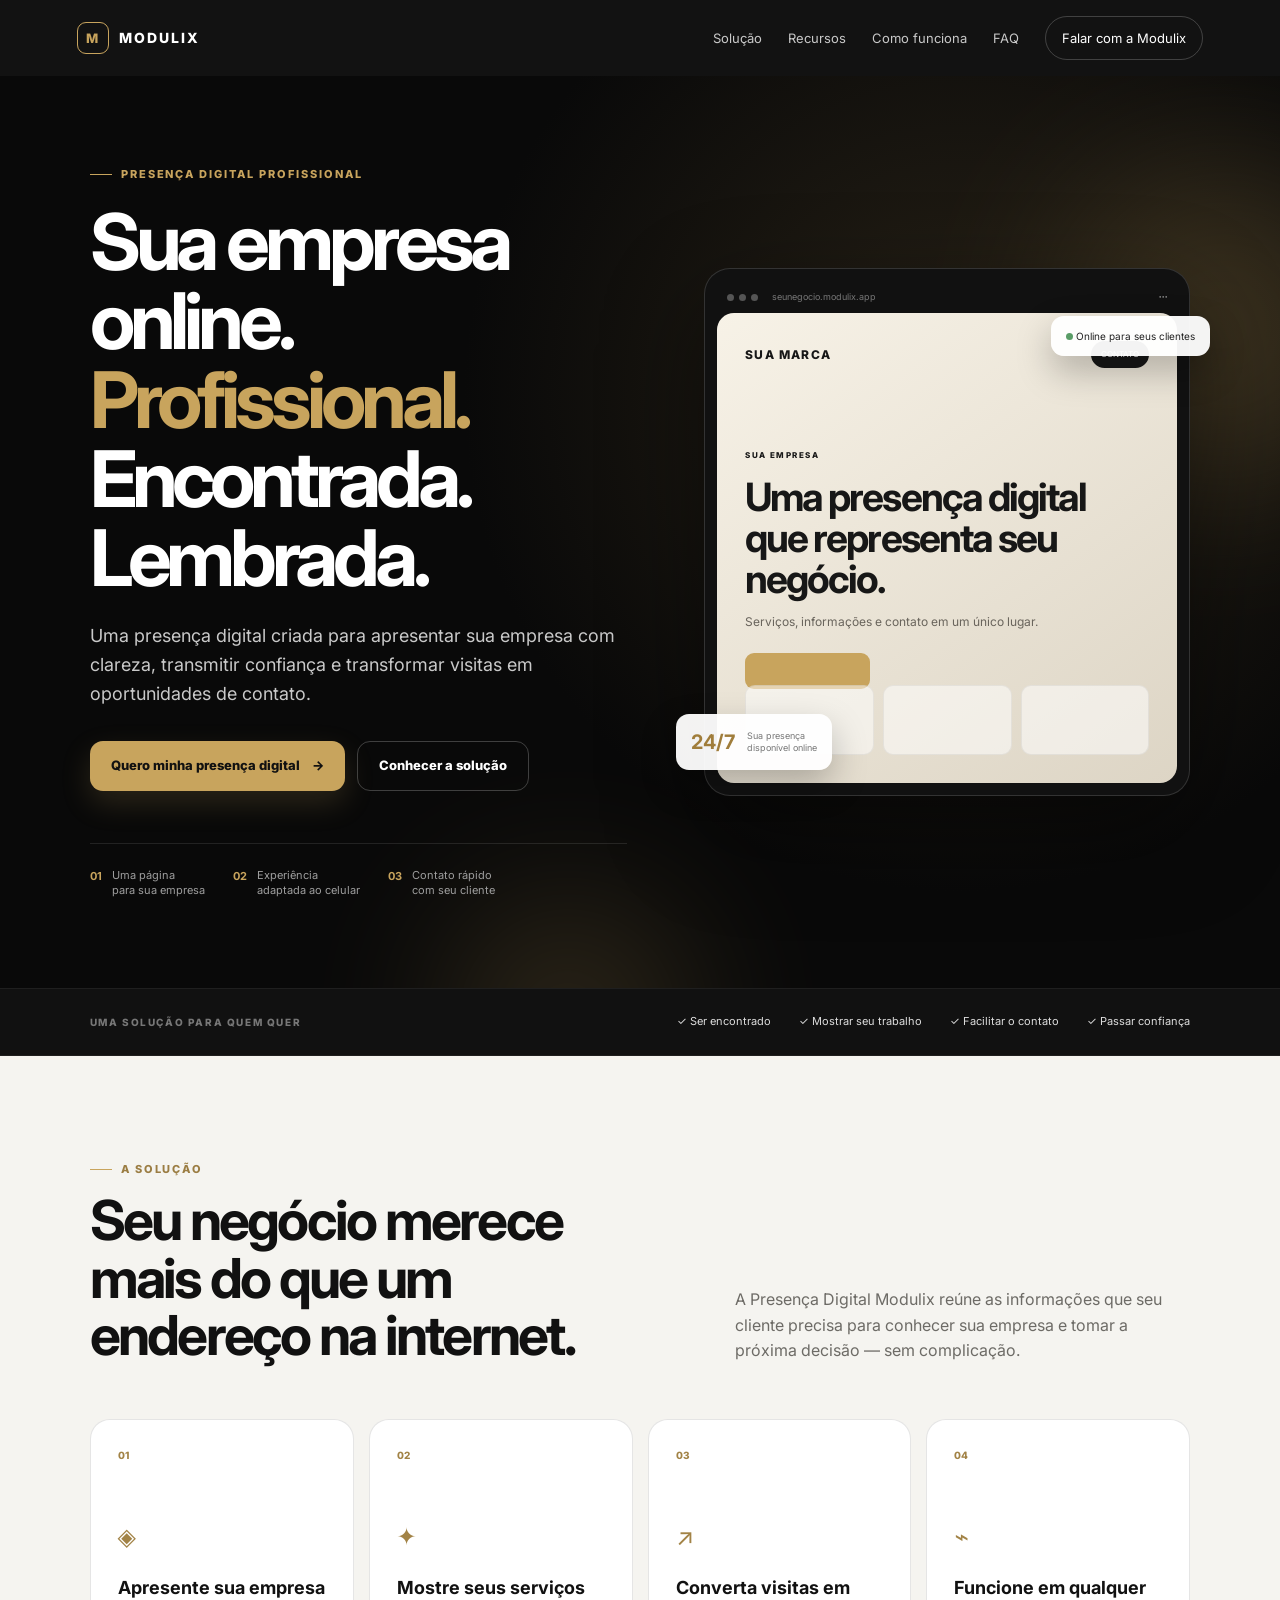
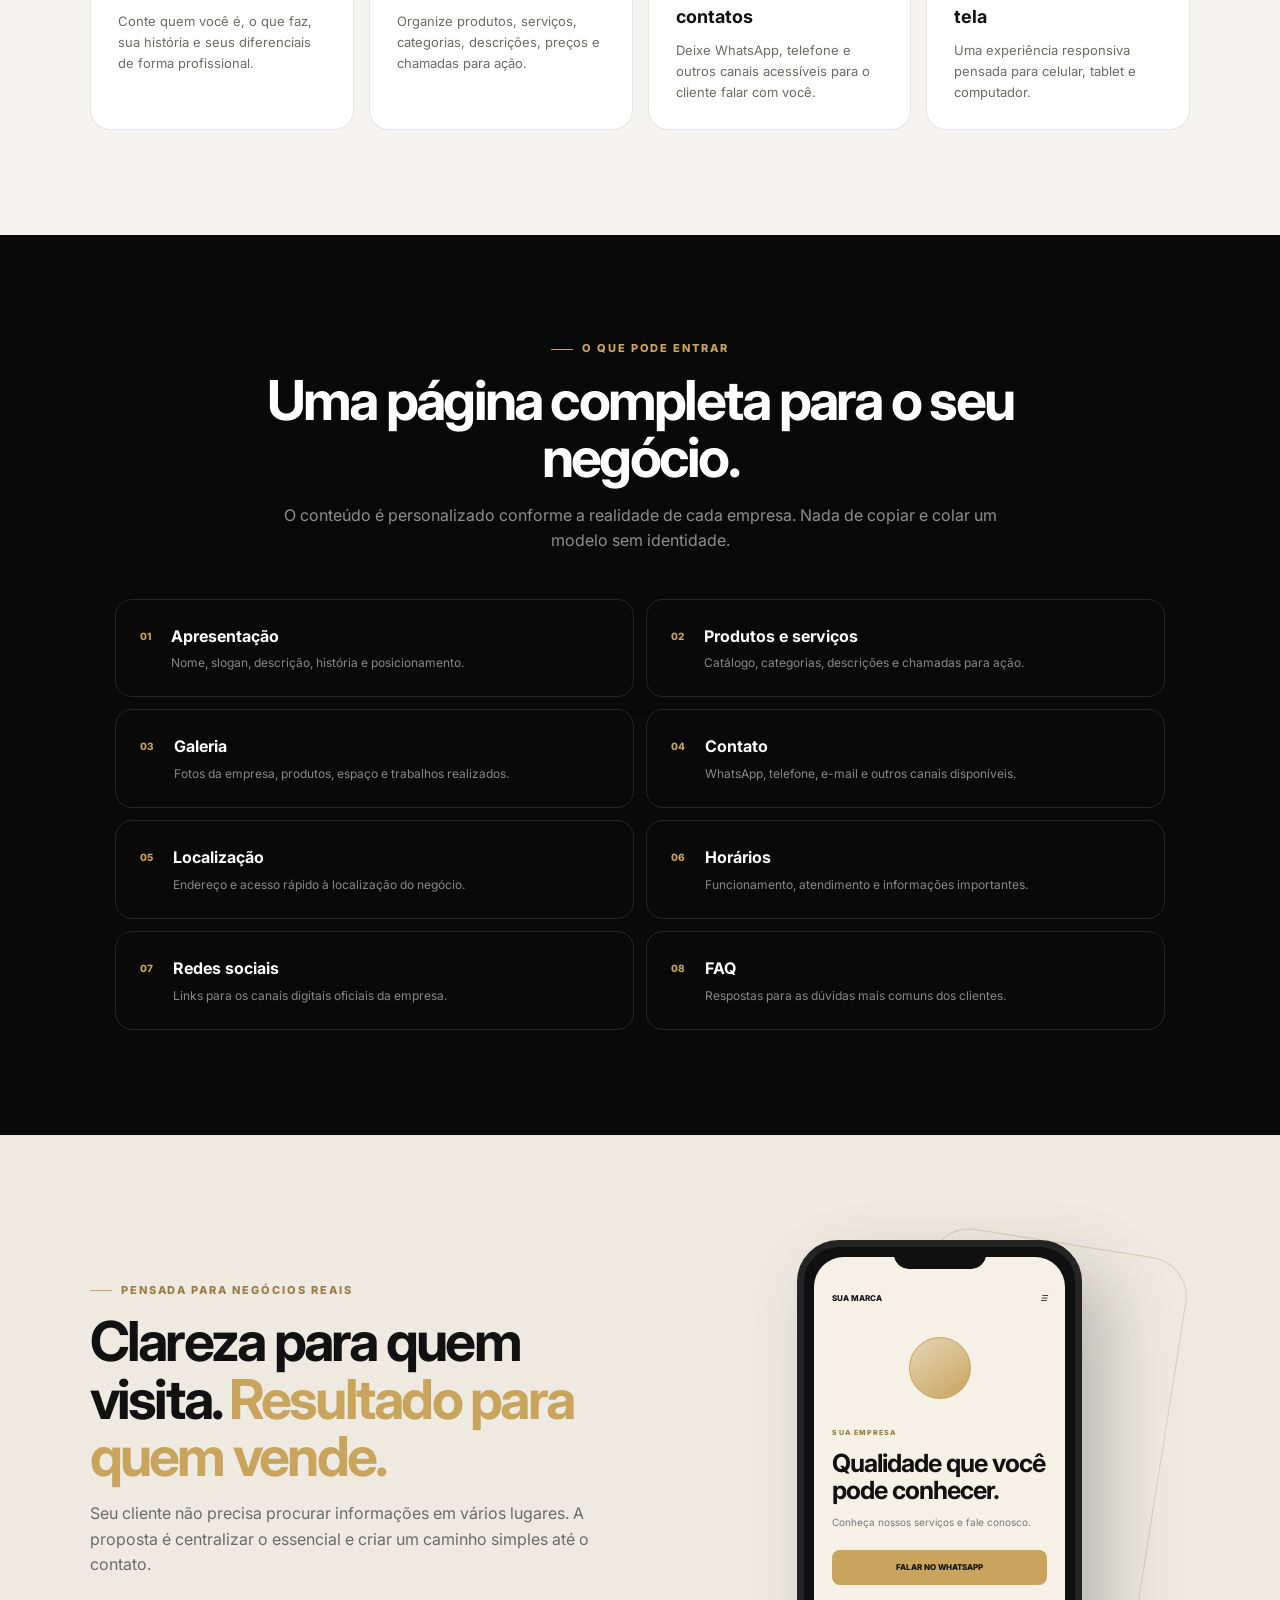
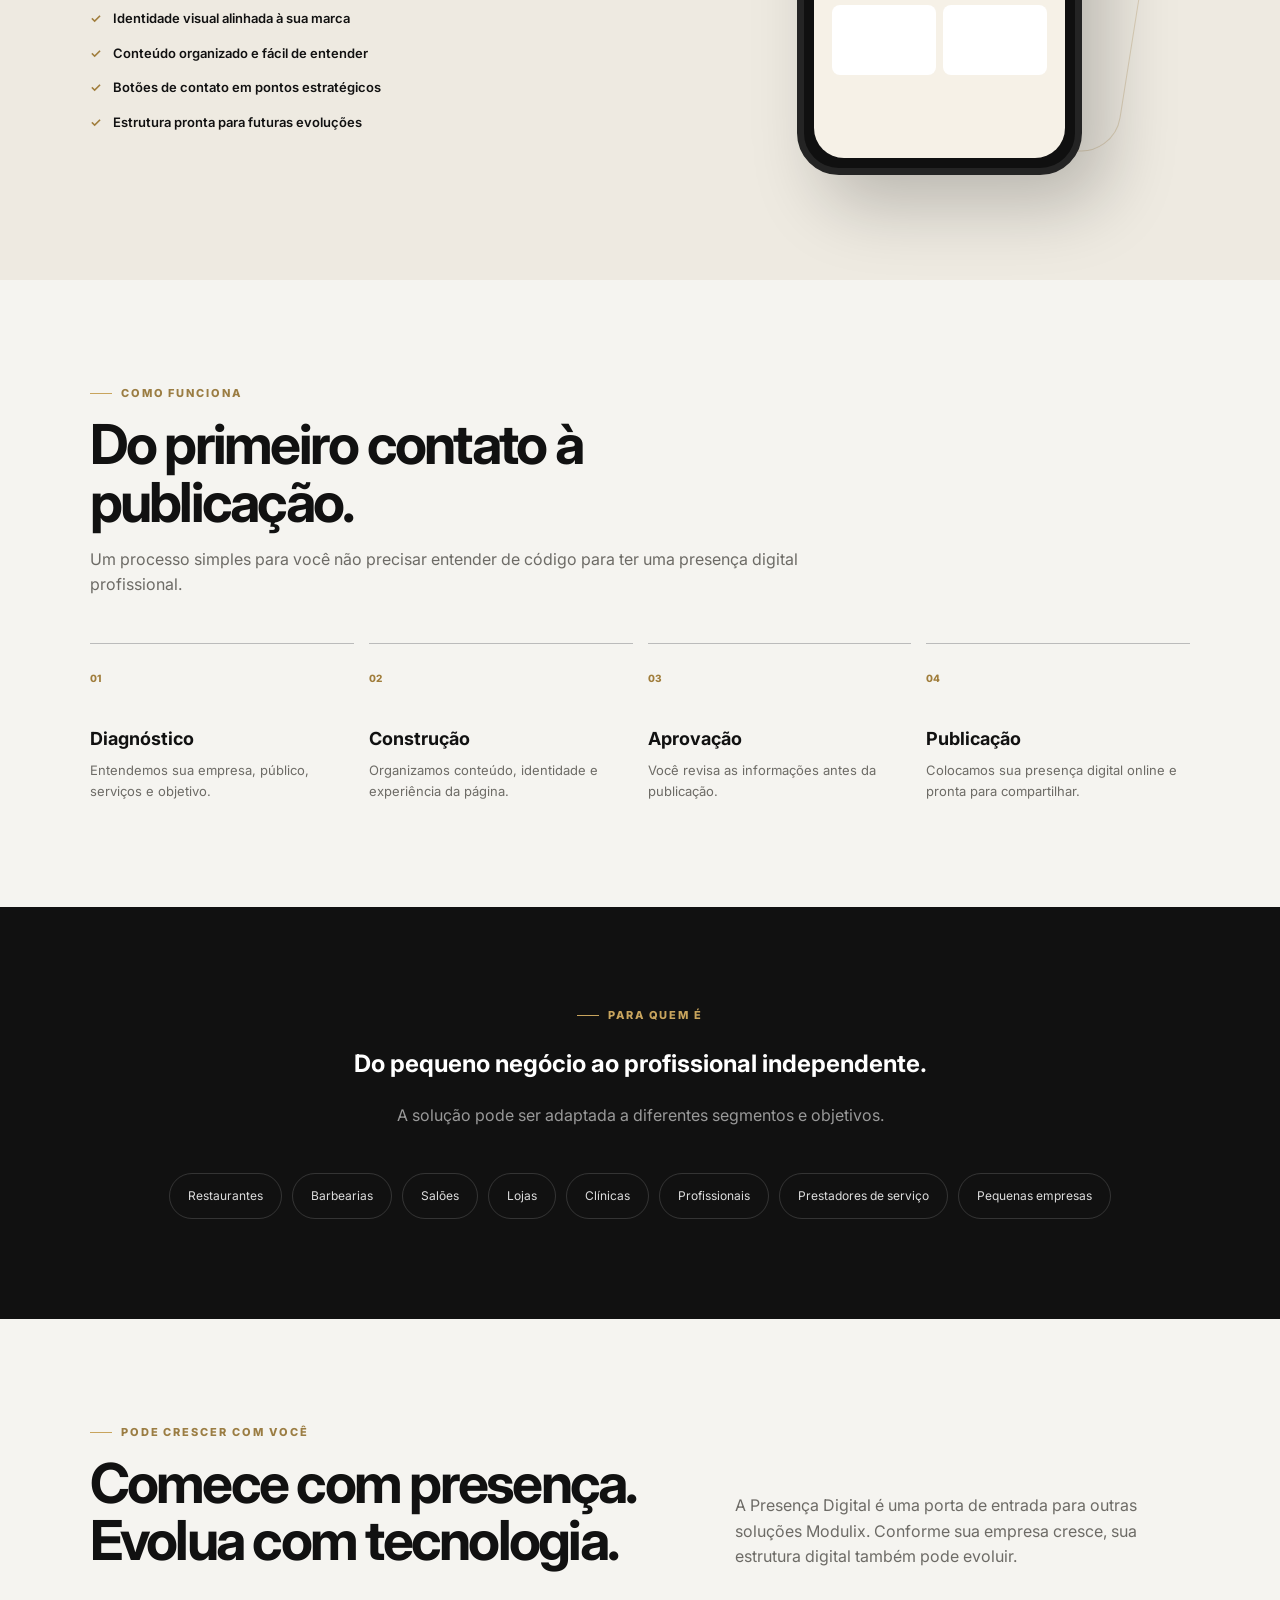
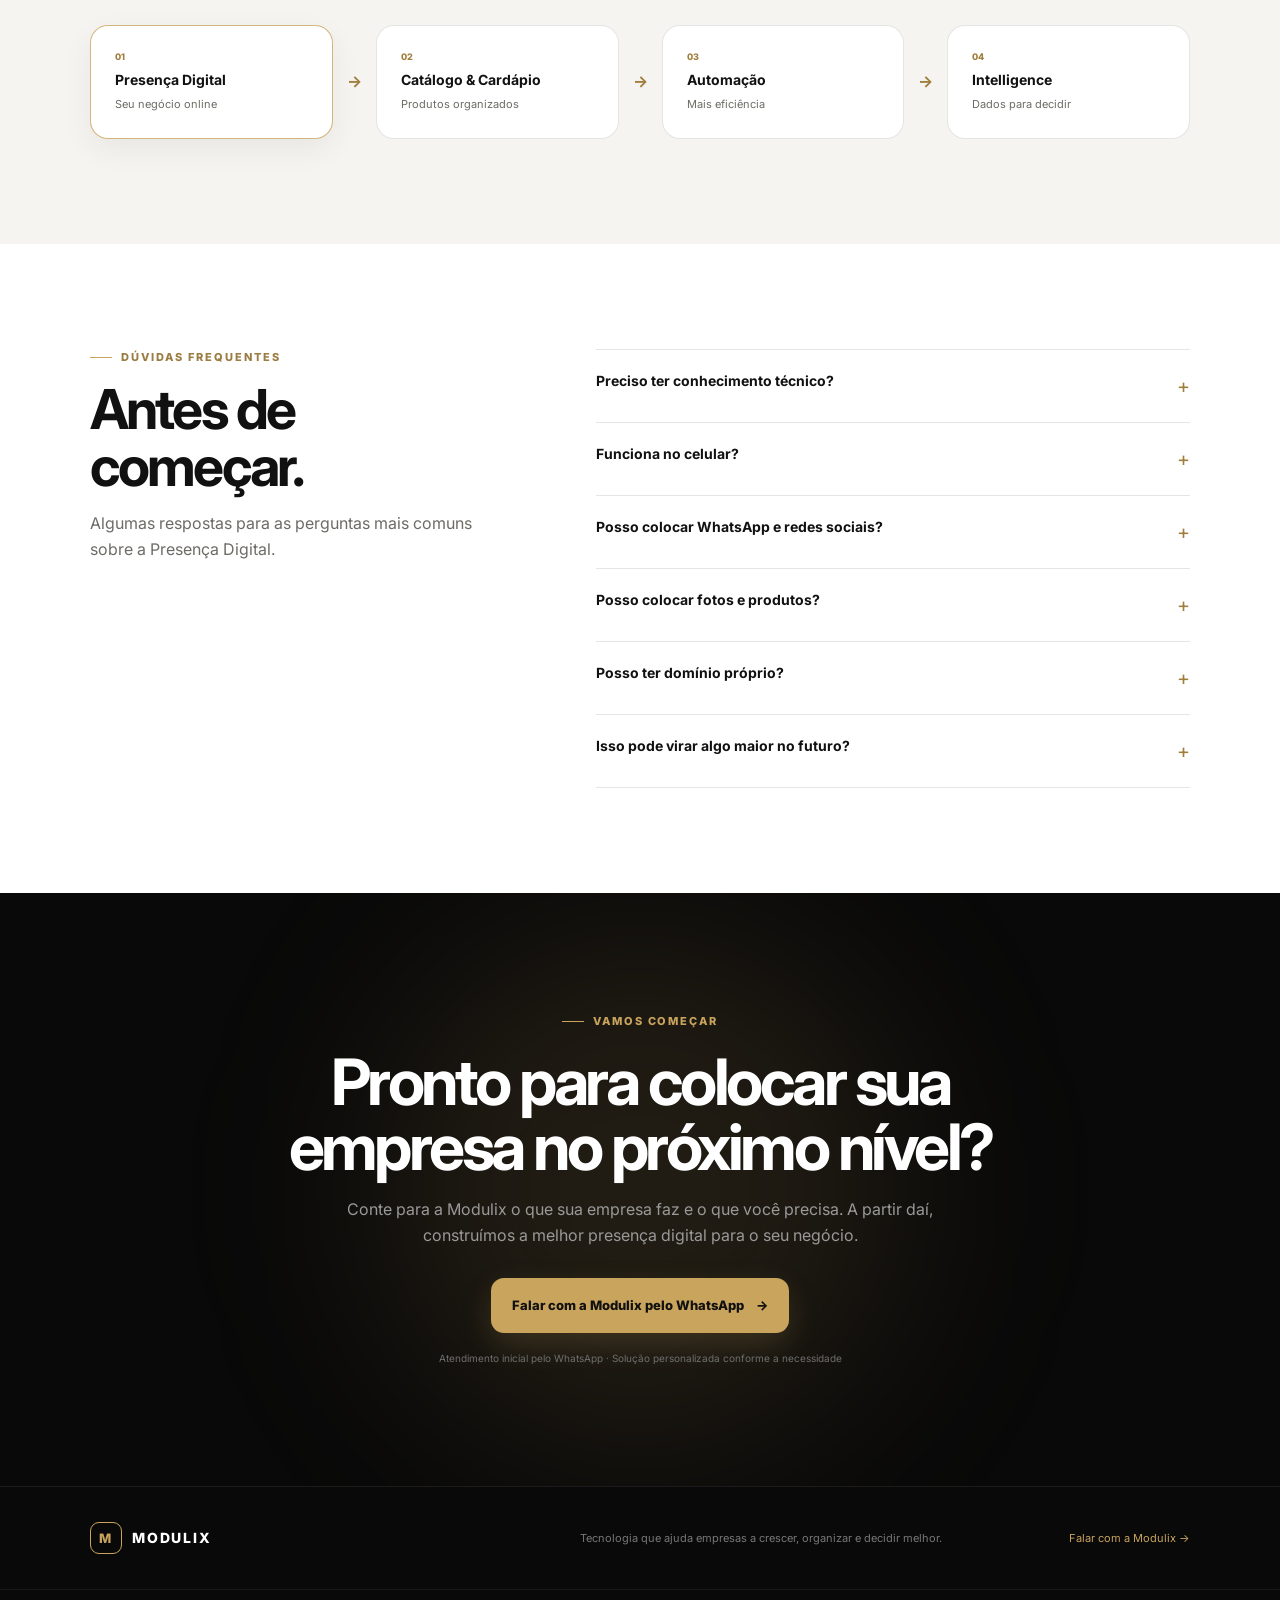
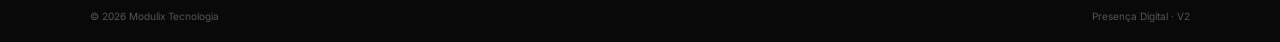
<file: index.html>
<!doctype html>
<html lang="pt-BR">
<head>
  <meta charset="UTF-8">
  <meta name="viewport" content="width=device-width, initial-scale=1.0">
  <meta name="description" content="Modulix Presença Digital: páginas profissionais para apresentar empresas, serviços e produtos e facilitar o contato com clientes.">
  <meta name="theme-color" content="#090909">
  <title>Modulix Presença Digital | Sua empresa online</title>
  <link rel="preconnect" href="https://fonts.googleapis.com">
  <link rel="preconnect" href="https://fonts.gstatic.com" crossorigin>
  <link href="https://fonts.googleapis.com/css2?family=Inter:wght@400;500;600;700;800&display=swap" rel="stylesheet">
  <link rel="stylesheet" href="styles.css">
</head>
<body>
  <header class="topbar">
    <a class="brand" href="#inicio" aria-label="Modulix Presença Digital - início">
      <span class="brand-mark">M</span><span class="brand-name">MODULIX</span>
    </a>
    <button class="menu-toggle" type="button" aria-label="Abrir menu" aria-expanded="false" aria-controls="main-nav">
      <span></span><span></span><span></span>
    </button>
    <nav class="nav" id="main-nav" aria-label="Navegação principal">
      <a href="#solucao">Solução</a><a href="#recursos">Recursos</a><a href="#processo">Como funciona</a><a href="#faq">FAQ</a>
      <a class="nav-cta" href="#contato">Falar com a Modulix</a>
    </nav>
  </header>

  <main>
    <section class="hero" id="inicio">
      <div class="hero-glow hero-glow-one"></div><div class="hero-glow hero-glow-two"></div>
      <div class="hero-content reveal">
        <div class="eyebrow"><span></span> PRESENÇA DIGITAL PROFISSIONAL</div>
        <h1>Sua empresa online. <em>Profissional.</em> Encontrada. Lembrada.</h1>
        <p class="hero-lead">Uma presença digital criada para apresentar sua empresa com clareza, transmitir confiança e transformar visitas em oportunidades de contato.</p>
        <div class="hero-actions">
          <a class="button primary" href="#contato">Quero minha presença digital <span>→</span></a>
          <a class="button ghost" href="#solucao">Conhecer a solução</a>
        </div>
        <div class="hero-proof">
          <div><strong>01</strong><span>Uma página<br>para sua empresa</span></div>
          <div><strong>02</strong><span>Experiência<br>adaptada ao celular</span></div>
          <div><strong>03</strong><span>Contato rápido<br>com seu cliente</span></div>
        </div>
      </div>
      <div class="hero-visual reveal delay-1">
        <div class="browser-window">
          <div class="browser-bar"><div class="browser-dots"><i></i><i></i><i></i></div><span>seunegocio.modulix.app</span><b>⋯</b></div>
          <div class="site-preview">
            <div class="preview-nav"><span class="preview-logo">SUA MARCA</span><span class="preview-pill">CONTATO</span></div>
            <div class="preview-copy"><small>SUA EMPRESA</small><h3>Uma presença digital que representa seu negócio.</h3><p>Serviços, informações e contato em um único lugar.</p><div class="preview-button"></div></div>
            <div class="preview-cards"><span></span><span></span><span></span></div>
          </div>
        </div>
        <div class="floating-card floating-card-top"><span class="status-dot"></span> Online para seus clientes</div>
        <div class="floating-card floating-card-bottom"><strong>24/7</strong><span>Sua presença<br>disponível online</span></div>
      </div>
    </section>

    <section class="trust-strip"><p>UMA SOLUÇÃO PARA QUEM QUER</p><div><span>✓ Ser encontrado</span><span>✓ Mostrar seu trabalho</span><span>✓ Facilitar o contato</span><span>✓ Passar confiança</span></div></section>

    <section class="section" id="solucao">
      <div class="section-intro reveal">
        <div><div class="eyebrow dark-text"><span></span> A SOLUÇÃO</div><h2>Seu negócio merece mais do que um endereço na internet.</h2></div>
        <p>A Presença Digital Modulix reúne as informações que seu cliente precisa para conhecer sua empresa e tomar a próxima decisão — sem complicação.</p>
      </div>
      <div class="benefit-grid">
        <article class="benefit-card reveal"><div class="number">01</div><div class="icon">◈</div><h3>Apresente sua empresa</h3><p>Conte quem você é, o que faz, sua história e seus diferenciais de forma profissional.</p></article>
        <article class="benefit-card reveal delay-1"><div class="number">02</div><div class="icon">✦</div><h3>Mostre seus serviços</h3><p>Organize produtos, serviços, categorias, descrições, preços e chamadas para ação.</p></article>
        <article class="benefit-card reveal delay-2"><div class="number">03</div><div class="icon">↗</div><h3>Converta visitas em contatos</h3><p>Deixe WhatsApp, telefone e outros canais acessíveis para o cliente falar com você.</p></article>
        <article class="benefit-card reveal"><div class="number">04</div><div class="icon">⌁</div><h3>Funcione em qualquer tela</h3><p>Uma experiência responsiva pensada para celular, tablet e computador.</p></article>
      </div>
    </section>

    <section class="section dark-section" id="recursos">
      <div class="section-heading centered reveal"><div class="eyebrow"><span></span> O QUE PODE ENTRAR</div><h2>Uma página completa para o seu negócio.</h2><p>O conteúdo é personalizado conforme a realidade de cada empresa. Nada de copiar e colar um modelo sem identidade.</p></div>
      <div class="resource-grid">
        <div class="resource-item reveal"><span>01</span><div><h3>Apresentação</h3><p>Nome, slogan, descrição, história e posicionamento.</p></div></div>
        <div class="resource-item reveal delay-1"><span>02</span><div><h3>Produtos e serviços</h3><p>Catálogo, categorias, descrições e chamadas para ação.</p></div></div>
        <div class="resource-item reveal delay-2"><span>03</span><div><h3>Galeria</h3><p>Fotos da empresa, produtos, espaço e trabalhos realizados.</p></div></div>
        <div class="resource-item reveal"><span>04</span><div><h3>Contato</h3><p>WhatsApp, telefone, e-mail e outros canais disponíveis.</p></div></div>
        <div class="resource-item reveal delay-1"><span>05</span><div><h3>Localização</h3><p>Endereço e acesso rápido à localização do negócio.</p></div></div>
        <div class="resource-item reveal delay-2"><span>06</span><div><h3>Horários</h3><p>Funcionamento, atendimento e informações importantes.</p></div></div>
        <div class="resource-item reveal"><span>07</span><div><h3>Redes sociais</h3><p>Links para os canais digitais oficiais da empresa.</p></div></div>
        <div class="resource-item reveal delay-1"><span>08</span><div><h3>FAQ</h3><p>Respostas para as dúvidas mais comuns dos clientes.</p></div></div>
      </div>
    </section>

    <section class="section showcase-section">
      <div class="showcase-grid">
        <div class="showcase-copy reveal"><div class="eyebrow dark-text"><span></span> PENSADA PARA NEGÓCIOS REAIS</div><h2>Clareza para quem visita. <em>Resultado para quem vende.</em></h2><p>Seu cliente não precisa procurar informações em vários lugares. A proposta é centralizar o essencial e criar um caminho simples até o contato.</p>
          <ul class="check-list"><li><span>✓</span> Identidade visual alinhada à sua marca</li><li><span>✓</span> Conteúdo organizado e fácil de entender</li><li><span>✓</span> Botões de contato em pontos estratégicos</li><li><span>✓</span> Estrutura pronta para futuras evoluções</li></ul>
        </div>
        <div class="phone-stack reveal delay-1"><div class="phone-back"></div><div class="phone"><div class="phone-notch"></div><div class="phone-screen"><div class="phone-mini-header"><span>SUA MARCA</span><i>☰</i></div><div class="phone-avatar"></div><small>SUA EMPRESA</small><h3>Qualidade que você pode conhecer.</h3><p>Conheça nossos serviços e fale conosco.</p><div class="phone-action">FALAR NO WHATSAPP</div><div class="phone-blocks"><i></i><i></i></div></div></div></div>
      </div>
    </section>

    <section class="section process-section" id="processo">
      <div class="section-heading reveal"><div class="eyebrow dark-text"><span></span> COMO FUNCIONA</div><h2>Do primeiro contato à publicação.</h2><p>Um processo simples para você não precisar entender de código para ter uma presença digital profissional.</p></div>
      <div class="process-grid">
        <article class="process-step reveal"><span>01</span><h3>Diagnóstico</h3><p>Entendemos sua empresa, público, serviços e objetivo.</p></article>
        <article class="process-step reveal delay-1"><span>02</span><h3>Construção</h3><p>Organizamos conteúdo, identidade e experiência da página.</p></article>
        <article class="process-step reveal delay-2"><span>03</span><h3>Aprovação</h3><p>Você revisa as informações antes da publicação.</p></article>
        <article class="process-step reveal"><span>04</span><h3>Publicação</h3><p>Colocamos sua presença digital online e pronta para compartilhar.</p></article>
      </div>
    </section>

    <section class="audience-section">
      <div class="section-heading centered reveal"><div class="eyebrow"><span></span> PARA QUEM É</div><h2>Do pequeno negócio ao profissional independente.</h2><p>A solução pode ser adaptada a diferentes segmentos e objetivos.</p></div>
      <div class="audience-list reveal"><span>Restaurantes</span><span>Barbearias</span><span>Salões</span><span>Lojas</span><span>Clínicas</span><span>Profissionais</span><span>Prestadores de serviço</span><span>Pequenas empresas</span></div>
    </section>

    <section class="section expansion-section">
      <div class="section-intro reveal"><div><div class="eyebrow dark-text"><span></span> PODE CRESCER COM VOCÊ</div><h2>Comece com presença. Evolua com tecnologia.</h2></div><p>A Presença Digital é uma porta de entrada para outras soluções Modulix. Conforme sua empresa cresce, sua estrutura digital também pode evoluir.</p></div>
      <div class="growth-path reveal"><div class="growth-card active"><small>01</small><strong>Presença Digital</strong><span>Seu negócio online</span></div><b>→</b><div class="growth-card"><small>02</small><strong>Catálogo &amp; Cardápio</strong><span>Produtos organizados</span></div><b>→</b><div class="growth-card"><small>03</small><strong>Automação</strong><span>Mais eficiência</span></div><b>→</b><div class="growth-card"><small>04</small><strong>Intelligence</strong><span>Dados para decidir</span></div></div>
    </section>

    <section class="section faq-section" id="faq">
      <div class="faq-layout">
        <div class="section-heading reveal"><div class="eyebrow dark-text"><span></span> DÚVIDAS FREQUENTES</div><h2>Antes de começar.</h2><p>Algumas respostas para as perguntas mais comuns sobre a Presença Digital.</p></div>
        <div class="faq-list reveal delay-1">
          <details><summary>Preciso ter conhecimento técnico?<span>+</span></summary><p>Não. A ideia é cuidar da parte técnica enquanto você fornece as informações do seu negócio e aprova o conteúdo.</p></details>
          <details><summary>Funciona no celular?<span>+</span></summary><p>Sim. A estrutura é responsiva e foi pensada para celulares, tablets e computadores.</p></details>
          <details><summary>Posso colocar WhatsApp e redes sociais?<span>+</span></summary><p>Sim. Os canais oficiais disponíveis da sua empresa podem ser incorporados à página.</p></details>
          <details><summary>Posso colocar fotos e produtos?<span>+</span></summary><p>Sim. A página pode apresentar imagens, serviços, produtos, categorias e descrições.</p></details>
          <details><summary>Posso ter domínio próprio?<span>+</span></summary><p>Sim. O projeto pode evoluir para um domínio próprio, conforme a configuração escolhida.</p></details>
          <details><summary>Isso pode virar algo maior no futuro?<span>+</span></summary><p>Sim. A Presença Digital é planejada como uma porta de entrada para outras soluções digitais da Modulix.</p></details>
        </div>
      </div>
    </section>

    <section class="cta-section" id="contato">
      <div class="cta-glow"></div><div class="cta-content reveal">
        <div class="eyebrow"><span></span> VAMOS COMEÇAR</div>
        <h2>Pronto para colocar sua empresa no próximo nível?</h2>
        <p>Conte para a Modulix o que sua empresa faz e o que você precisa. A partir daí, construímos a melhor presença digital para o seu negócio.</p>
        <a class="button primary large-button" href="https://wa.me/5535991995490?text=Olá%20Modulix!%20Quero%20conhecer%20a%20Presença%20Digital." target="_blank" rel="noopener noreferrer">Falar com a Modulix pelo WhatsApp <span>→</span></a>
        <small>Atendimento inicial pelo WhatsApp · Solução personalizada conforme a necessidade</small>
      </div>
    </section>
  </main>

  <footer>
    <div class="footer-main"><a class="brand" href="#inicio" aria-label="Voltar ao início"><span class="brand-mark">M</span><span class="brand-name">MODULIX</span></a><p>Tecnologia que ajuda empresas a crescer, organizar e decidir melhor.</p><a class="footer-link" href="#contato">Falar com a Modulix →</a></div>
    <div class="footer-bottom"><span>© <span id="current-year">2026</span> Modulix Tecnologia</span><span>Presença Digital · V2</span></div>
  </footer>
  <script src="script.js"></script>
</body>
</html>
</file>
<file: styles.css>
*{box-sizing:border-box}
html{scroll-behavior:smooth}
body{margin:0;font-family:Inter,system-ui,sans-serif;color:#111;background:#f5f4f0;line-height:1.6}
a{color:inherit;text-decoration:none}

:root{
  --black:#090909;
  --gold:#c8a45d;
  --gold2:#ead7a8;
  --cream:#f5f4f0;
  --muted:#6d6b66;
  --line:rgba(0,0,0,.1);
  --radius:24px
}

.topbar{
  height:76px;
  padding:0 6%;
  display:flex;
  align-items:center;
  justify-content:space-between;
  background:rgba(9,9,9,.96);
  color:#fff;
  position:sticky;
  top:0;
  z-index:50;
  backdrop-filter:blur(14px)
}

.brand{
  display:flex;
  align-items:center;
  gap:10px;
  font-weight:800;
  letter-spacing:.14em;
  font-size:14px
}

.brand-mark{
  width:32px;
  height:32px;
  display:grid;
  place-items:center;
  border:1px solid var(--gold);
  color:var(--gold);
  border-radius:9px;
  font-size:13px
}

.nav{
  display:flex;
  align-items:center;
  gap:26px;
  font-size:13px;
  color:#c9c9c9
}

.nav a{transition:.2s}
.nav a:hover{color:#fff}

.nav-cta{
  padding:11px 16px;
  border:1px solid rgba(255,255,255,.2);
  border-radius:999px;
  color:#fff
}

.menu-toggle{
  display:none;
  background:none;
  border:0
}

.hero{
  min-height:calc(100vh - 76px);
  padding:7% 7%;
  display:grid;
  grid-template-columns:1.05fr .95fr;
  gap:7%;
  align-items:center;
  background:radial-gradient(circle at 75% 35%,#272116 0,#090909 44%);
  color:#fff;
  position:relative;
  overflow:hidden
}

.hero-glow{
  position:absolute;
  border-radius:50%;
  filter:blur(80px);
  opacity:.2;
  background:var(--gold);
  pointer-events:none
}

.hero-glow-one{
  width:320px;
  height:320px;
  right:-100px;
  top:10%
}

.hero-glow-two{
  width:240px;
  height:240px;
  left:35%;
  bottom:-150px
}

.hero-content,.hero-visual{
  position:relative;
  z-index:1
}

.eyebrow{
  color:var(--gold);
  font-size:11px;
  font-weight:800;
  letter-spacing:.18em;
  display:flex;
  align-items:center;
  gap:9px
}

.eyebrow span{
  display:inline-block;
  width:22px;
  height:1px;
  background:var(--gold)
}

.dark-text{color:#9b7d43}

h1{
  font-size:clamp(46px,6.1vw,82px);
  line-height:1.01;
  letter-spacing:-.065em;
  margin:20px 0 25px;
  max-width:850px
}

h1 em,h2 em{
  color:var(--gold);
  font-style:normal
}

.hero-lead{
  max-width:650px;
  color:#c9c9c9;
  font-size:18px
}

.hero-actions{
  display:flex;
  gap:12px;
  flex-wrap:wrap;
  margin-top:32px
}

.button{
  display:inline-flex;
  align-items:center;
  justify-content:center;
  gap:12px;
  min-height:50px;
  padding:0 21px;
  border-radius:13px;
  font-weight:800;
  font-size:13px;
  transition:.25s
}

.button:hover{transform:translateY(-3px)}

.primary{
  background:var(--gold);
  color:#111;
  box-shadow:0 12px 30px rgba(200,164,93,.18)
}

.ghost{
  border:1px solid rgba(255,255,255,.22);
  color:#fff
}

.hero-proof{
  display:flex;
  gap:28px;
  margin-top:52px;
  padding-top:24px;
  border-top:1px solid rgba(255,255,255,.1)
}

.hero-proof div{
  display:flex;
  gap:10px;
  align-items:flex-start
}

.hero-proof strong{
  color:var(--gold);
  font-size:11px
}

.hero-proof span{
  font-size:11px;
  color:#9e9e9e;
  line-height:1.4
}

.hero-visual{
  max-width:650px;
  justify-self:end;
  width:100%
}

.browser-window{
  border:1px solid rgba(255,255,255,.14);
  border-radius:26px;
  background:#111;
  box-shadow:0 35px 100px rgba(0,0,0,.45);
  padding:12px
}

.browser-bar{
  height:32px;
  display:flex;
  align-items:center;
  gap:14px;
  padding:0 10px;
  color:#777;
  font-size:9px
}

.browser-bar>b{margin-left:auto}

.browser-dots{
  display:flex;
  gap:5px
}

.browser-dots i{
  width:7px;
  height:7px;
  border-radius:50%;
  background:#555
}

.site-preview{
  min-height:470px;
  border-radius:17px;
  background:linear-gradient(145deg,#f7f2e7,#ddd5c5);
  color:#171717;
  padding:28px;
  overflow:hidden;
  position:relative
}

.preview-nav{
  display:flex;
  justify-content:space-between;
  align-items:center
}

.preview-logo{
  font-size:12px;
  font-weight:800;
  letter-spacing:.1em
}

.preview-pill{
  font-size:8px;
  padding:7px 10px;
  border-radius:999px;
  background:#171717;
  color:#fff
}

.preview-copy{
  max-width:430px;
  margin-top:72px
}

.preview-copy small{
  font-size:8px;
  font-weight:800;
  letter-spacing:.18em
}

.preview-copy h3{
  font-size:39px;
  line-height:1.05;
  letter-spacing:-.05em;
  margin:12px 0
}

.preview-copy p{
  font-size:12px;
  color:#69645c
}

.preview-button{
  width:125px;
  height:36px;
  background:var(--gold);
  border-radius:9px;
  margin-top:22px
}

.preview-cards{
  display:grid;
  grid-template-columns:repeat(3,1fr);
  gap:9px;
  position:absolute;
  left:28px;
  right:28px;
  bottom:28px
}

.preview-cards span{
  height:70px;
  border-radius:10px;
  background:rgba(255,255,255,.52);
  border:1px solid rgba(0,0,0,.06)
}

.floating-card{
  position:absolute;
  background:rgba(255,255,255,.95);
  color:#222;
  border-radius:13px;
  padding:12px 15px;
  box-shadow:0 15px 35px rgba(0,0,0,.25);
  font-size:10px
}

.floating-card-top{
  top:9%;
  right:-20px
}

.floating-card-bottom{
  bottom:5%;
  left:-28px;
  display:flex;
  gap:12px;
  align-items:center
}

.floating-card-bottom strong{
  font-size:20px;
  color:#a07d3b
}

.floating-card-bottom span{
  font-size:9px;
  color:#777;
  line-height:1.3
}

.status-dot{
  width:7px;
  height:7px;
  background:#5a9d67;
  border-radius:50%;
  display:inline-block
}

.trust-strip{
  padding:24px 7%;
  background:#111;
  color:#aaa;
  display:flex;
  justify-content:space-between;
  gap:30px;
  align-items:center;
  border-top:1px solid rgba(255,255,255,.06);
  border-bottom:1px solid rgba(255,255,255,.06)
}

.trust-strip p{
  font-size:10px;
  letter-spacing:.16em;
  margin:0;
  color:#777;
  font-weight:800
}

.trust-strip div{
  display:flex;
  gap:28px;
  flex-wrap:wrap
}

.trust-strip span{
  font-size:11px;
  color:#ddd
}

.section{
  padding:105px 7%
}

.section-intro{
  display:grid;
  grid-template-columns:1.1fr .9fr;
  gap:8%;
  align-items:end;
  margin-bottom:55px
}

.section-intro>p{
  color:var(--muted);
  font-size:16px;
  margin:0
}

.section h2{
  font-size:clamp(34px,4.3vw,58px);
  line-height:1.04;
  letter-spacing:-.05em;
  margin:14px 0 0
}

.benefit-grid{
  display:grid;
  grid-template-columns:repeat(4,1fr);
  gap:15px
}

.benefit-card{
  background:#fff;
  border:1px solid var(--line);
  border-radius:20px;
  padding:27px;
  min-height:300px;
  transition:.25s
}

.benefit-card:hover{
  transform:translateY(-5px);
  box-shadow:0 18px 45px rgba(0,0,0,.08)
}

.benefit-card .number{
  font-size:10px;
  font-weight:800;
  color:#a28346
}

.icon{
  margin-top:55px;
  color:#a28346;
  font-size:24px
}

.benefit-card h3{
  font-size:18px;
  margin:18px 0 8px
}

.benefit-card p{
  font-size:13px;
  color:var(--muted);
  margin:0
}

.dark-section{
  background:#090909;
  color:#fff
}

.section-heading{
  max-width:760px;
  margin-bottom:45px
}

.centered{
  margin-left:auto;
  margin-right:auto;
  text-align:center
}

.centered .eyebrow{
  justify-content:center
}

.section-heading p{
  color:var(--muted);
  font-size:16px
}

.dark-section .section-heading p{
  color:#8e8e8e
}

.resource-grid{
  display:grid;
  grid-template-columns:repeat(2,1fr);
  gap:12px;
  max-width:1050px;
  margin:auto
}

.resource-item{
  display:flex;
  gap:20px;
  align-items:flex-start;
  padding:24px;
  border:1px solid rgba(255,255,255,.11);
  border-radius:17px;
  transition:.2s
}

.resource-item:hover{
  border-color:rgba(200,164,93,.45);
  background:rgba(255,255,255,.025)
}

.resource-item>span{
  color:var(--gold);
  font-size:10px;
  font-weight:800;
  padding-top:4px
}

.resource-item h3{
  margin:0 0 4px;
  font-size:16px
}

.resource-item p{
  margin:0;
  color:#888;
  font-size:12px
}

.showcase-section{
  background:#eeeae1
}

.showcase-grid{
  display:grid;
  grid-template-columns:1fr 1fr;
  gap:9%;
  align-items:center
}

.showcase-copy p{
  color:var(--muted);
  font-size:16px;
  max-width:620px
}

.check-list{
  list-style:none;
  padding:0;
  margin:30px 0 0;
  display:grid;
  gap:14px
}

.check-list li{
  display:flex;
  gap:12px;
  font-size:13px;
  font-weight:600
}

.check-list span{
  color:#a07d3b
}

.phone-stack{
  min-height:500px;
  position:relative;
  display:grid;
  place-items:center
}

.phone{
  width:285px;
  height:535px;
  background:#101010;
  border:7px solid #242424;
  border-radius:42px;
  padding:10px;
  box-shadow:25px 30px 70px rgba(0,0,0,.22);
  position:relative;
  z-index:2
}

.phone-notch{
  width:92px;
  height:22px;
  background:#101010;
  border-radius:0 0 15px 15px;
  position:absolute;
  top:0;
  left:50%;
  transform:translateX(-50%);
  z-index:3
}

.phone-screen{
  height:100%;
  border-radius:30px;
  background:#f6f1e7;
  padding:35px 18px 18px;
  overflow:hidden
}

.phone-mini-header{
  display:flex;
  justify-content:space-between;
  font-size:8px;
  font-weight:800
}

.phone-avatar{
  width:62px;
  height:62px;
  border-radius:50%;
  border:1px solid #c8a45d;
  margin:32px auto 18px;
  background:linear-gradient(145deg,#e5d6b6,#c8a45d)
}

.phone-screen small{
  font-size:7px;
  letter-spacing:.15em;
  font-weight:800;
  color:#9a7a40
}

.phone-screen h3{
  font-size:25px;
  line-height:1.08;
  letter-spacing:-.04em;
  margin:8px 0
}

.phone-screen p{
  font-size:10px;
  color:#777
}

.phone-action{
  background:#c8a45d;
  border-radius:8px;
  padding:11px;
  text-align:center;
  font-size:8px;
  font-weight:800;
  margin-top:20px
}

.phone-blocks{
  display:grid;
  grid-template-columns:1fr 1fr;
  gap:7px;
  margin-top:20px
}

.phone-blocks i{
  height:70px;
  background:#fff;
  border-radius:8px
}

.phone-back{
  width:260px;
  height:500px;
  border:1px solid rgba(160,125,59,.25);
  border-radius:40px;
  position:absolute;
  transform:rotate(9deg);
  right:7%;
  top:0
}

.process-grid{
  display:grid;
  grid-template-columns:repeat(4,1fr);
  gap:15px
}

.process-step{
  border-top:1px solid #bbb;
  padding-top:20px
}

.process-step>span{
  font-size:10px;
  color:#a07d3b;
  font-weight:800
}

.process-step h3{
  font-size:18px;
  margin:35px 0 7px
}

.process-step p{
  color:var(--muted);
  font-size:13px;
  margin:0
}

.audience-section{
  padding:100px 7%;
  background:#111;
  color:#fff
}

.audience-section .section-heading p{
  color:#999
}

.audience-list{
  max-width:1000px;
  margin:auto;
  display:flex;
  justify-content:center;
  flex-wrap:wrap;
  gap:10px
}

.audience-list span{
  border:1px solid rgba(255,255,255,.15);
  padding:12px 18px;
  border-radius:999px;
  color:#ddd;
  font-size:12px
}

.growth-path{
  display:grid;
  grid-template-columns:1fr auto 1fr auto 1fr auto 1fr;
  gap:14px;
  align-items:center
}

.growth-path>b{
  color:#a07d3b;
  text-align:center
}

.growth-card{
  padding:24px;
  border:1px solid var(--line);
  border-radius:18px;
  background:#fff;
  display:flex;
  flex-direction:column;
  gap:5px
}

.growth-card.active{
  border-color:rgba(200,164,93,.8);
  box-shadow:0 10px 30px rgba(0,0,0,.06)
}

.growth-card small{
  font-size:9px;
  color:#a07d3b;
  font-weight:800
}

.growth-card strong{
  font-size:14px
}

.growth-card span{
  font-size:11px;
  color:var(--muted)
}

.faq-section{
  background:#fff
}

.faq-layout{
  display:grid;
  grid-template-columns:.8fr 1.2fr;
  gap:10%
}

.faq-list details{
  border-top:1px solid var(--line);
  padding:20px 0
}

.faq-list details:last-child{
  border-bottom:1px solid var(--line)
}

summary{
  cursor:pointer;
  list-style:none;
  display:flex;
  justify-content:space-between;
  gap:20px;
  font-size:14px;
  font-weight:700
}

summary::-webkit-details-marker{
  display:none
}

summary span{
  color:#a07d3b;
  font-size:20px;
  font-weight:400;
  transition:.2s
}

details[open] summary span{
  transform:rotate(45deg)
}

details p{
  color:var(--muted);
  font-size:13px;
  max-width:700px;
  margin:13px 30px 0 0
}

.cta-section{
  padding:120px 7%;
  background:#090909;
  color:#fff;
  text-align:center;
  position:relative;
  overflow:hidden
}

.cta-glow{
  position:absolute;
  width:520px;
  height:520px;
  border-radius:50%;
  background:rgba(200,164,93,.13);
  filter:blur(100px);
  left:50%;
  top:50%;
  transform:translate(-50%,-50%)
}

.cta-content{
  position:relative;
  max-width:850px;
  margin:auto
}

.cta-content .eyebrow{
  justify-content:center
}

.cta-content h2{
  font-size:clamp(38px,5vw,68px);
  line-height:1.02;
  letter-spacing:-.055em;
  margin:18px 0
}

.cta-content>p{
  max-width:680px;
  margin:0 auto;
  color:#999;
  font-size:16px
}

.large-button{
  margin-top:30px;
  min-height:55px
}

.cta-content small{
  display:block;
  color:#6f6f6f;
  font-size:10px;
  margin-top:17px
}

.footer-main{
  background:#090909;
  color:#fff;
  padding:35px 7%;
  display:grid;
  grid-template-columns:1fr 1fr auto;
  align-items:center;
  gap:30px;
  border-top:1px solid rgba(255,255,255,.08)
}

.footer-main p{
  font-size:11px;
  color:#777;
  margin:0
}

.footer-link{
  font-size:11px;
  color:var(--gold)
}

.footer-bottom{
  background:#090909;
  color:#555;
  padding:18px 7%;
  border-top:1px solid rgba(255,255,255,.06);
  display:flex;
  justify-content:space-between;
  font-size:10px
}

.reveal{
  opacity:0;
  transform:translateY(18px);
  transition:opacity .7s ease,transform .7s ease
}

.reveal.visible{
  opacity:1;
  transform:none
}

.delay-1{transition-delay:.08s}
.delay-2{transition-delay:.16s}

@media(max-width:900px){
  .nav{gap:15px}

  .hero{
    grid-template-columns:1fr
  }

  .hero-visual{
    justify-self:start;
    margin-top:30px
  }

  .benefit-grid{
    grid-template-columns:1fr 1fr
  }

  .section-intro,
  .showcase-grid,
  .faq-layout{
    grid-template-columns:1fr;
    gap:35px
  }

  .process-grid{
    grid-template-columns:1fr 1fr
  }

  .growth-path{
    grid-template-columns:1fr 1fr
  }

  .growth-path>b{
    display:none
  }

  .footer-main{
    grid-template-columns:1fr
  }

  .trust-strip{
    align-items:flex-start;
    flex-direction:column
  }

  .phone-stack{
    margin-top:20px
  }
}

@media(max-width:650px){
  .topbar{
    padding:0 5%
  }

  .menu-toggle{
    display:flex;
    flex-direction:column;
    gap:4px
  }

  .menu-toggle span{
    width:22px;
    height:2px;
    background:#fff
  }

  .nav{
    display:none;
    position:absolute;
    top:76px;
    left:0;
    right:0;
    background:#090909;
    padding:20px 5%;
    flex-direction:column;
    align-items:stretch;
    border-top:1px solid rgba(255,255,255,.1)
  }

  .nav.open{
    display:flex
  }

  .nav-cta{
    text-align:center
  }

  .hero{
    padding:70px 5%
  }

  .hero-proof{
    gap:12px;
    flex-direction:column
  }

  .hero-proof div{
    border-bottom:1px solid rgba(255,255,255,.08);
    padding-bottom:10px
  }

  .section{
    padding:75px 5%
  }

  .benefit-grid,
  .process-grid,
  .resource-grid,
  .growth-path{
    grid-template-columns:1fr
  }

  .site-preview{
    min-height:390px;
    padding:20px
  }

  .preview-copy{
    margin-top:50px
  }

  .preview-copy h3{
    font-size:29px
  }

  .floating-card-top{
    right:-8px
  }

  .floating-card-bottom{
    left:-8px
  }

  .phone{
    width:250px;
    height:480px
  }

  .phone-back{
    display:none
  }

  .audience-section{
    padding:75px 5%
  }

  .footer-main,
  .footer-bottom{
    padding-left:5%;
    padding-right:5%
  }

  .footer-bottom{
    gap:10px;
    flex-direction:column
  }

  h1{
    font-size:44px
  }
}
</file>
